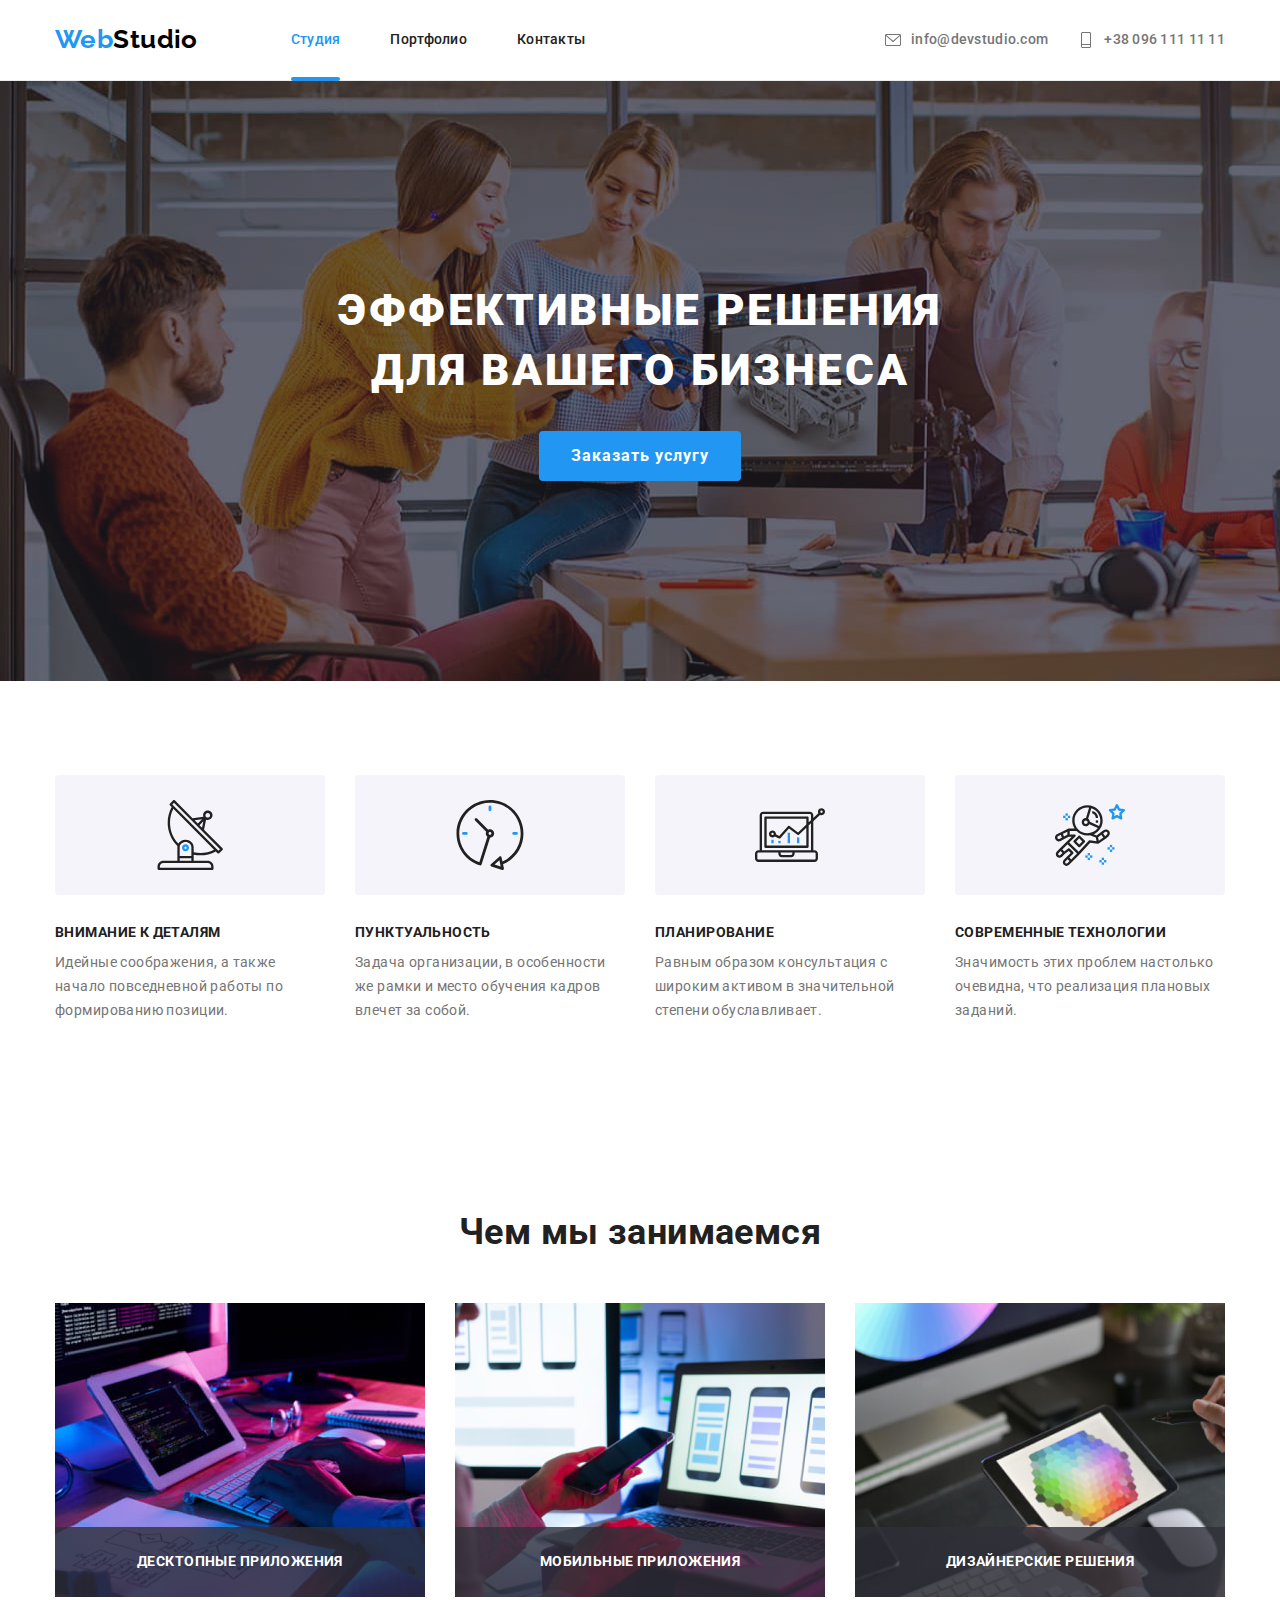
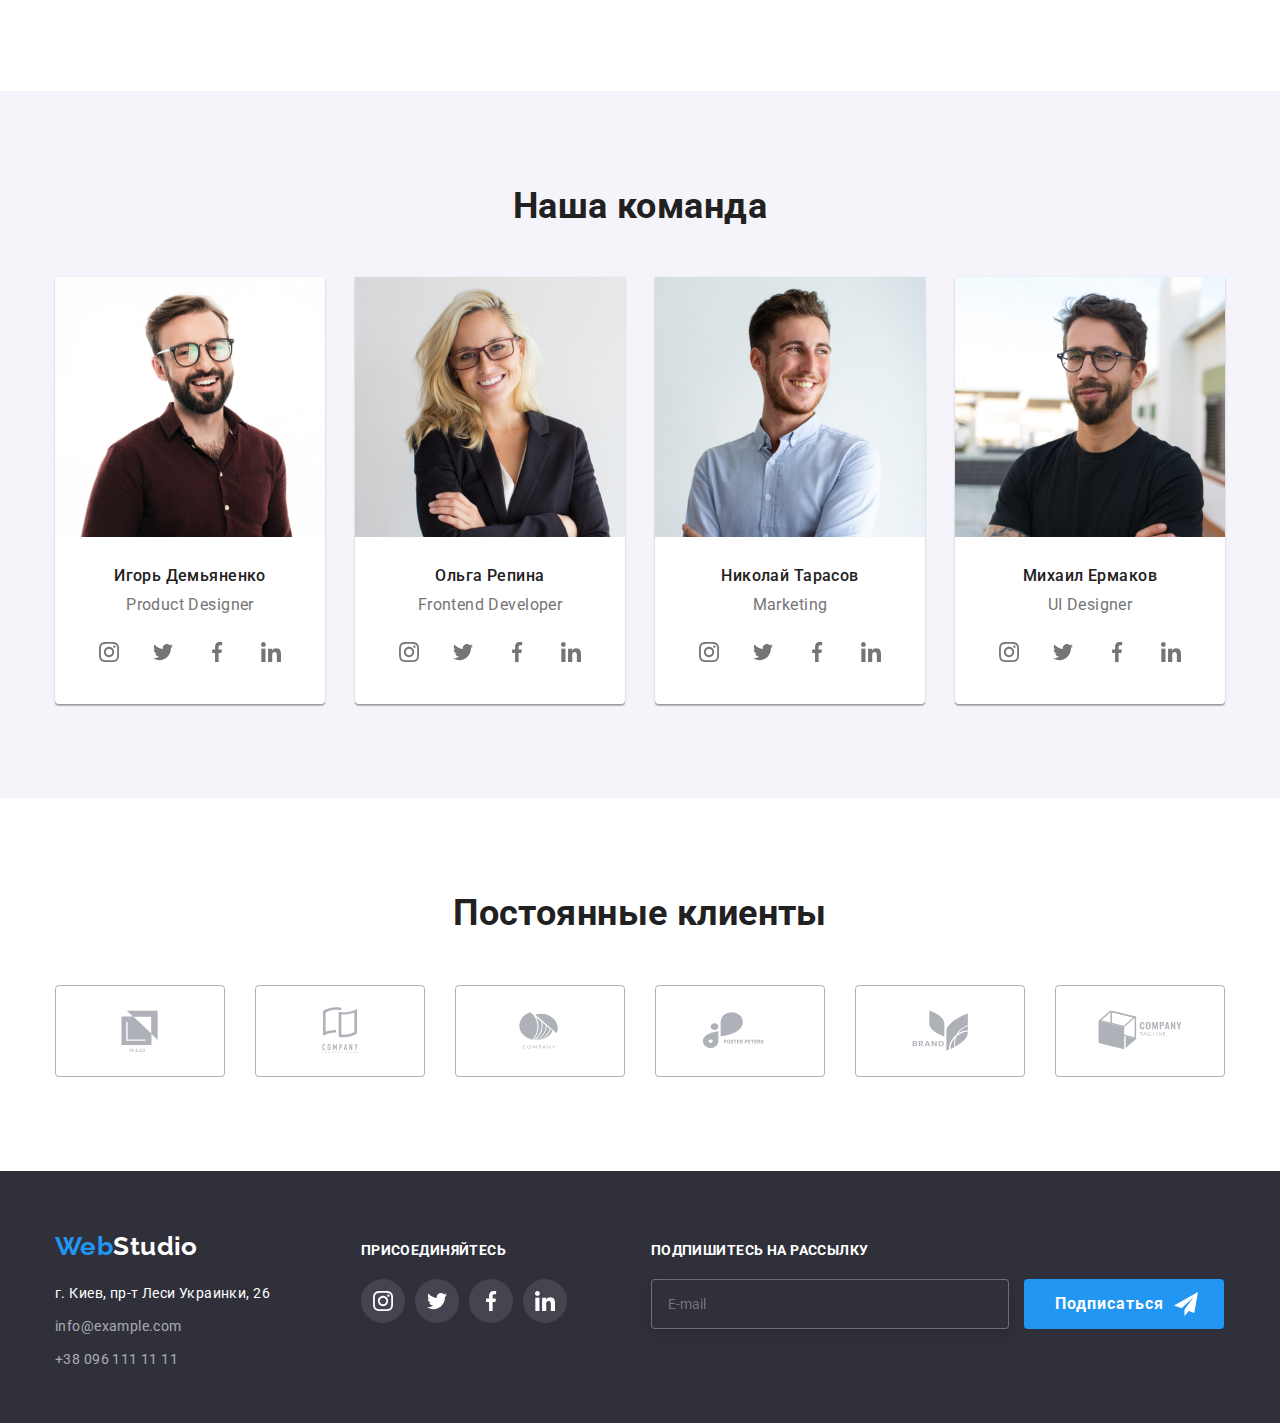
<file: index.html>
<!DOCTYPE html>
<html lang="ru">
	<head>
		<meta charset="UTF-8" />
		<meta http-equiv="X-UA-Compatible" content="IE=edge" />
		<meta name="viewport" content="width=device-width, initial-scale=1.0" />
		<title>Web Studio</title>
		<link rel="preconnect" href="https://fonts.googleapis.com" />
		<link rel="preconnect" href="https://fonts.gstatic.com" crossorigin />
		<link
			href="https://fonts.googleapis.com/css2?family=Raleway:wght@700&family=Roboto:wght@400;500;700;900&display=swap"
			rel="stylesheet"
		/>
		<link
			rel="stylesheet"
			href="https://cdnjs.cloudflare.com/ajax/libs/modern-normalize/1.1.0/modern-normalize.min.css"
		/>

		<link rel="stylesheet" href="./css/main.min.css" />
	</head>

	<body>
		<!--!шапка сайта-->
		<header class="header">
			<div class="container">
				<div class="header__flex-container">
					<nav class="header__site-nav">
						<a class="logo" href="./index.html"
							>Web<span class="logo__text">Studio</span></a
						>
						<ul class="header__list">
							<li class="header__item">
								<a class="header__link header__link--current" href="">Студия</a>
							</li>
							<li class="header__item">
								<a class="header__link" href="./portfolio.html">Портфолио</a>
							</li>
							<li class="header__item">
								<a class="header__link" href="">Контакты</a>
							</li>
						</ul>
					</nav>

					<div class="auth-nav">
						<ul class="auth-nav__list">
							<li class="auth-nav__item">
								<a class="auth-nav__link" href="emailto:info@devstudio.com">
									<svg class="auth-nav__icon">
										<use href="./images/sprite.svg#mail"></use></svg
									>info@devstudio.com
								</a>
							</li>
							<li class="auth-nav__item">
								<a class="auth-nav__link" href="tel:+380961111111">
									<svg class="auth-nav__icon">
										<use href="./images/sprite.svg#tel"></use>
									</svg>
									+38 096 111 11 11</a
								>
							</li>
						</ul>
					</div>
				</div>
			</div>
		</header>
		<main>
			<!--! Герой -->

			<section class="hero">
				<div class="container">
					<h1 class="hero__title">Эффективные решения для вашего бизнеса</h1>
					<button class="button button--hero" data-modal-open>
						Заказать услугу
					</button>
				</div>
			</section>

			<!--! Преймушества benefits-->
			<section class="section benefits">
				<div class="container">
					<h2 hidden>Преймушества</h2>

					<ul class="benefits__list">
						<li class="benefits__item">
							<div class="benefits__container-icon">
								<svg class="benefits__icon">
									<use href="./images/sprite.svg#antenna"></use>
								</svg>
							</div>

							<h3 class="benefits__title">Внимание к деталям</h3>
							<p>
								Идейные соображения, а также начало повседневной работы по
								формированию позиции.
							</p>
						</li>
						<li class="benefits__item">
							<div class="benefits__container-icon">
								<svg class="benefits__icon">
									<use href="./images/sprite.svg#clock"></use>
								</svg>
							</div>

							<h3 class="benefits__title">Пунктуальность</h3>
							<p>
								Задача организации, в особенности же рамки и место обучения
								кадров влечет за собой.
							</p>
						</li>
						<li class="benefits__item">
							<div class="benefits__container-icon">
								<svg class="benefits__icon">
									<use href="./images/sprite.svg#diagram"></use>
								</svg>
							</div>

							<h3 class="benefits__title">Планирование</h3>
							<p>
								Равным образом консультация с широким активом в значительной
								степени обуславливает.
							</p>
						</li>
						<li class="benefits__item">
							<div class="benefits__container-icon">
								<svg class="benefits__icon">
									<use href="./images/sprite.svg#astronaut"></use>
								</svg>
							</div>

							<h3 class="benefits__title">Современные технологии</h3>
							<p>
								Значимость этих проблем настолько очевидна, что реализация
								плановых заданий.
							</p>
						</li>
					</ul>
				</div>
			</section>
			<!--! Чем занимаемся-->
			<section class="section work">
				<div class="container">
					<h2 class="section__title">Чем мы занимаемся</h2>
					<ul class="work__list">
						<li class="work__item">
							<div class="work__product-thumb">
								<img
									src="./images/work-1.jpg"
									alt="верстка, дизайн, внешнее оформление"
									width="370"
									height="294"
								/>
								<p class="work__text">Десктопные приложения</p>
							</div>
						</li>
						<li class="work__item">
							<div class="work__product-thumb">
								<img
									src="./images/work-2.jpg"
									alt="Разработка моб. приложений"
									width="370"
									height="294"
								/>
								<p class="work__text">Мобильные приложения</p>
							</div>
						</li>
						<li class="work__item">
							<div class="work__product-thumb">
								<img
									src="./images/work-3.jpg"
									alt="выбор цвета на планшете"
									width="370"
									height="294"
								/>
								<p class="work__text">Дизайнерские решения</p>
							</div>
						</li>
					</ul>
				</div>
			</section>
			<!--! Kоманда-->
			<section class="section team">
				<div class="container">
					<h2 class="section__title">Наша команда</h2>
					<ul class="team__list">
						<li class="team__item">
							<img
								src="./images/taem-ihor.jpg"
								alt="Игорь Демьяненко"
								width="270"
								height="260"
							/>
							<div class="team__card">
								<h3 class="team__title">Игорь Демьяненко</h3>
								<p class="team__text" lang="en">Product Designer</p>
								<ul class="social-network">
									<li class="social-network__item">
										<a href="" class="social-network__link">
											<svg class="social-network__icon">
												<use
													href="./images/sprite.svg#instagram"
													width="20"
													height="20"
												></use>
											</svg>
										</a>
									</li>
									<li class="social-network__item">
										<a href="" class="social-network__link">
											<svg class="social-network__icon">
												<use href="./images/sprite.svg#twitter"></use>
											</svg>
										</a>
									</li>
									<li class="social-network__item">
										<a href="" class="social-network__link">
											<svg class="social-network__icon">
												<use href="./images/sprite.svg#facebook"></use>
											</svg>
										</a>
									</li>
									<li class="social-network__item">
										<a href="" class="social-network__link">
											<svg class="social-network__icon">
												<use href="./images/sprite.svg#linkedin"></use>
											</svg>
										</a>
									</li>
								</ul>
							</div>
						</li>
						<li class="team__item">
							<img
								src="./images/team-ola.jpg"
								alt="Ольга Репина"
								width="270"
								height="260"
							/>
							<div class="team__card">
								<h3 class="team__title">Ольга Репина</h3>
								<p class="team__text" lang="en">Frontend Developer</p>
								<ul class="social-network">
									<li class="social-network__item">
										<a href="" class="social-network__link">
											<svg class="social-network__icon">
												<use href="./images/sprite.svg#instagram"></use>
											</svg>
										</a>
									</li>
									<li class="social-network__item">
										<a href="" class="social-network__link">
											<svg class="social-network__icon">
												<use href="./images/sprite.svg#twitter"></use>
											</svg>
										</a>
									</li>
									<li class="social-network__item">
										<a href="" class="social-network__link">
											<svg class="social-network__icon">
												<use href="./images/sprite.svg#facebook"></use>
											</svg>
										</a>
									</li>
									<li class="social-network__item">
										<a href="" class="social-network__link">
											<svg class="social-network__icon">
												<use href="./images/sprite.svg#linkedin"></use>
											</svg>
										</a>
									</li>
								</ul>
							</div>
						</li>
						<li class="team__item">
							<img
								src="./images/team-niko.jpg"
								alt="Николай Тарасов"
								width="270"
								height="260"
							/>
							<div class="team__card">
								<h3 class="team__title">Николай Тарасов</h3>
								<p class="team__text" lang="en">Marketing</p>
								<ul class="social-network">
									<li class="social-network__item">
										<a href="" class="social-network__link">
											<svg class="social-network__icon">
												<use
													href="./images/sprite.svg#instagram"
													width="20"
													height="20"
												></use>
											</svg>
										</a>
									</li>
									<li class="social-network__item">
										<a href="" class="social-network__link">
											<svg class="social-network__icon">
												<use href="./images/sprite.svg#twitter"></use>
											</svg>
										</a>
									</li>
									<li class="social-network__item">
										<a href="" class="social-network__link">
											<svg class="social-network__icon">
												<use href="./images/sprite.svg#facebook"></use>
											</svg>
										</a>
									</li>
									<li class="social-network__item">
										<a href="" class="social-network__link">
											<svg class="social-network__icon">
												<use href="./images/sprite.svg#linkedin"></use>
											</svg>
										</a>
									</li>
								</ul>
							</div>
						</li>
						<li class="team__item">
							<img
								src="./images/team-misha.jpg"
								alt="Михаил Ермаков"
								width="270"
								height="260"
							/>
							<div class="team__card">
								<h3 class="team__title">Михаил Ермаков</h3>
								<p class="team__text" lang="en">UI Designer</p>
								<ul class="social-network">
									<li class="social-network__item">
										<a href="" class="social-network__link">
											<svg class="social-network__icon">
												<use
													href="./images/sprite.svg#instagram"
													width="20"
													height="20"
												></use>
											</svg>
										</a>
									</li>
									<li class="social-network__item">
										<a href="" class="social-network__link">
											<svg class="social-network__icon">
												<use href="./images/sprite.svg#twitter"></use>
											</svg>
										</a>
									</li>
									<li class="social-network__item">
										<a href="" class="social-network__link">
											<svg class="social-network__icon">
												<use href="./images/sprite.svg#facebook"></use>
											</svg>
										</a>
									</li>
									<li class="social-network__item">
										<a href="" class="social-network__link">
											<svg class="social-network__icon">
												<use href="./images/sprite.svg#linkedin"></use>
											</svg>
										</a>
									</li>
								</ul>
							</div>
						</li>
					</ul>
				</div>
			</section>
			<!--! Клиенты -->
			<section class="section clients">
				<div class="container">
					<h2 class="section__title">Постоянные клиенты</h2>
					<ul class="clients__list">
						<li class="clients__item">
							<a href="" class="clients__link">
								<svg class="clients__icon">
									<use href="./images/sprite.svg#client1"></use></svg
							></a>
						</li>
						<li class="clients__item">
							<a href="" class="clients__link">
								<svg class="clients__icon">
									<use href="./images/sprite.svg#сlient2"></use></svg
							></a>
						</li>
						<li class="clients__item">
							<a href="" class="clients__link">
								<svg class="clients__icon">
									<use href="./images/sprite.svg#client3"></use>
								</svg>
							</a>
						</li>
						<li class="clients__item">
							<a href="" class="clients__link">
								<svg class="clients__icon">
									<use href="./images/sprite.svg#client4"></use>
								</svg>
							</a>
						</li>
						<li class="clients__item">
							<a href="" class="clients__link">
								<svg class="clients__icon">
									<use href="./images/sprite.svg#client5"></use></svg
							></a>
						</li>
						<li class="clients__item">
							<a href="" class="clients__link">
								<svg class="clients__icon">
									<use href="./images/sprite.svg#client6"></use></svg
							></a>
						</li>
					</ul>
				</div>
			</section>
		</main>
		<!--! Подвал сайта -->
		<footer class="footer">
			<div class="container">
				<div class="footer__flex-container">
					<div class="footer__logo-address">
						<a class="logo" href="./index.html"
							>Web<span class="logo__text logo__text--color">Studio</span></a
						>
						<address class="footer__address">
							<ul class="footer__list">
								<li class="footer__item">
									<a
										class="footer__link footer__link--color-text"
										href="https://goo.gl/maps/qnMu7uc59vrPXKZr5"
										>г. Киев, пр-т Леси Украинки, 26
									</a>
								</li>
								<li class="footer__item">
									<a class="footer__link" href="mailto:info@devstudio.com">
										info@example.com</a
									>
								</li>
								<li class="footer__item">
									<a class="footer__link" href="tel:+380961111111"
										>+38 096 111 11 11</a
									>
								</li>
							</ul>
						</address>
					</div>

					<div class="footer__social">
						<h2 class="footer__title">присоединяйтесь</h2>
						<ul class="social-network">
							<li class="social-network__item">
								<a
									href=""
									class="social-network__link social-network__link--bgc"
								>
									<svg class="social-network__icon social-network__icon--color">
										<use
											href="./images/sprite.svg#instagram"
											width="20"
											height="20"
										></use>
									</svg>
								</a>
							</li>
							<li class="social-network__item">
								<a
									href=""
									class="social-network__link social-network__link--bgc"
								>
									<svg class="social-network__icon social-network__icon--color">
										<use href="./images/sprite.svg#twitter"></use>
									</svg>
								</a>
							</li>
							<li class="social-network__item">
								<a
									href=""
									class="social-network__link social-network__link--bgc"
								>
									<svg class="social-network__icon social-network__icon--color">
										<use href="./images/sprite.svg#facebook"></use>
									</svg>
								</a>
							</li>
							<li class="social-network__item">
								<a
									href=""
									class="social-network__link social-network__link--bgc"
								>
									<svg class="social-network__icon social-network__icon--color">
										<use href="./images/sprite.svg#linkedin"></use>
									</svg>
								</a>
							</li>
						</ul>
					</div>

					<form class="footer__distribution">
						<h3 class="footer__title">Подпишитесь на рассылку</h3>

						<label>
							<input
								class="footer__email"
								name="emil"
								type="email"
								placeholder="E-mail"
							/>
						</label>
						<button type="submit" class="button button--position">
							Подписаться
						</button>
					</form>
				</div>
			</div>
		</footer>
		<!--! Modal -->
		<div class="backdrop is-hidden" data-modal>
			<div class="modal">
				<svg class="modal__icon" data-modal-close>
					<use href="./images/sprite.svg#close"></use>
				</svg>
				<h3 class="modal__title">Оставьте свои данные, мы вам перезвоним</h3>
				<form class="modal__conteiner">
					<p class="modal__text">Имя</p>
					<label class="modal__label">
						<input name="name" class="modal__input" type="text" />
						<svg class="modal__icons" width="12" height="12">
							<use href="./images/sprite.svg#person"></use>
						</svg>
					</label>

					<p class="modal__text">Телефон</p>
					<label class="modal__label">
						<input name="tel" class="modal__input" type="tel" />
						<svg class="modal__icons" width="18" height="18">
							<use href="./images/sprite.svg#phone"></use>
						</svg>
					</label>

					<p class="modal__text">Почта</p>
					<label class="modal__label">
						<input name="email" class="modal__input" type="email" />
						<svg class="modal__icons" width="16" height="16">
							<use href="./images/sprite.svg#email-black"></use>
						</svg>
					</label>

					<p class="modal__text">Комментарий</p>
					<label class="modal__label">
						<textarea
							class="modal__comment"
							name="comment"
							rows="10"
							placeholder="Введите текст"
						></textarea>
					</label>

					<label class="modal__check">
						<input
							type="checkbox"
							name="check"
							class="visually-hidden icon-box"
						/>
						<span class="modal__icon-check"></span>
						Соглашаюсь с рассылкой и принимаю &nbsp
						<a href="index.html" class="modal__checkbox-link">
							Условия договора
						</a>
					</label>

					<button type="submit" class="button button--form">Отправить</button>
				</form>
			</div>
		</div>
		<!-- ! Script -->
		<script src="./js/modal.js"></script>
	</body>
</html>
</file>
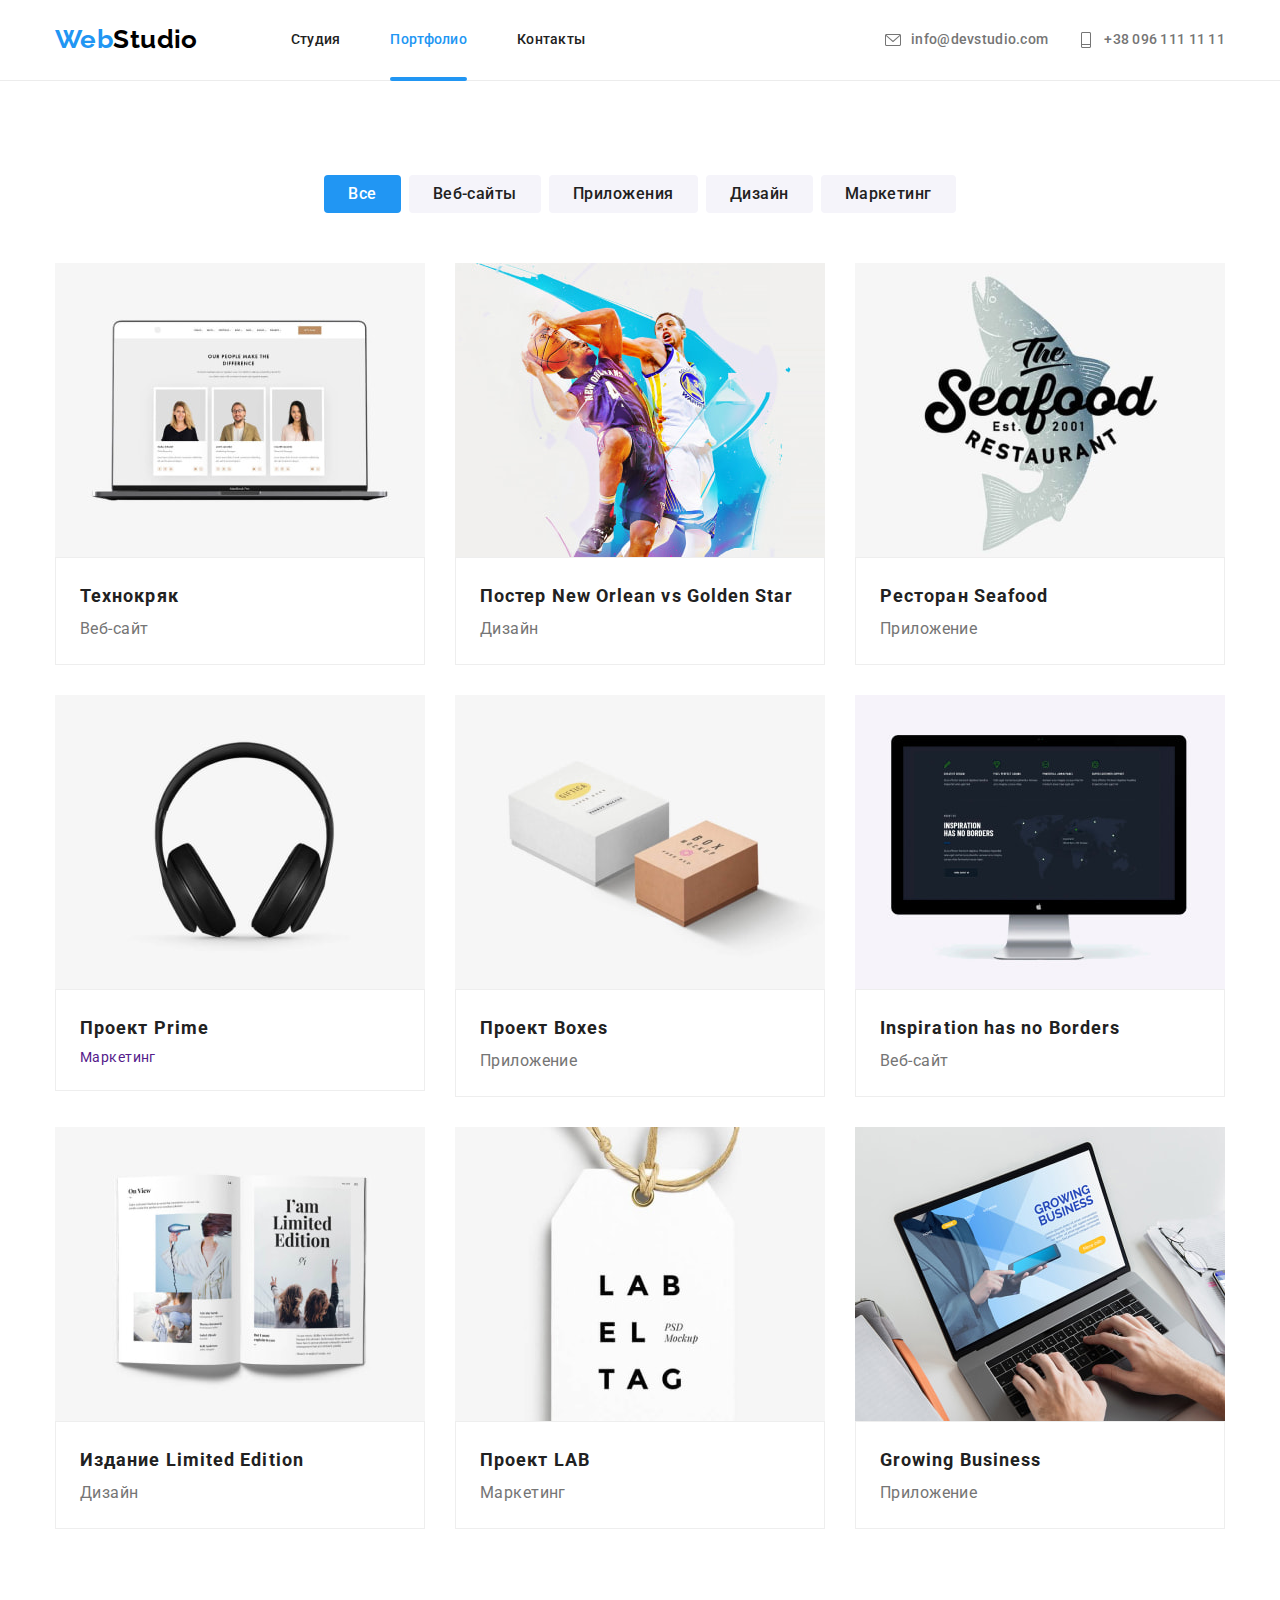
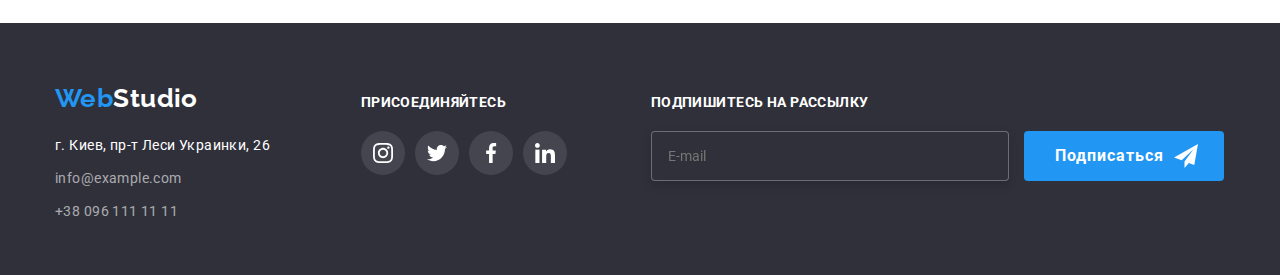
<file: portfolio.html>
<!DOCTYPE html>
<html lang="ru">
	<head>
		<meta charset="UTF-8" />
		<meta http-equiv="X-UA-Compatible" content="IE=edge" />
		<meta name="viewport" content="width=device-width, initial-scale=1.0" />
		<title>Web Studio</title>
		<link rel="preconnect" href="https://fonts.googleapis.com" />
		<link rel="preconnect" href="https://fonts.gstatic.com" crossorigin />
		<link
			href="https://fonts.googleapis.com/css2?family=Raleway:wght@700&family=Roboto:wght@400;500;700;900&display=swap"
			rel="stylesheet"
		/>
		<link
			rel="stylesheet"
			href="https://cdnjs.cloudflare.com/ajax/libs/modern-normalize/1.1.0/modern-normalize.min.css"
		/>

		<link rel="stylesheet" href="./css/main.min.css" />
	</head>

	<body>
		<!--!шапка сайта-->
		<header class="header">
			<div class="container">
				<div class="header__flex-container">
					<nav class="header__site-nav">
						<a class="logo" href="./index.html"
							>Web<span class="logo__text">Studio</span></a
						>
						<ul class="header__list">
							<li class="header__item">
								<a class="header__link" href="./index.html">Студия</a>
							</li>
							<li class="header__item">
								<a
									class="header__link header__link--current"
									href="./portfolio.html"
									>Портфолио</a
								>
							</li>
							<li class="header__item">
								<a class="header__link" href="">Контакты</a>
							</li>
						</ul>
					</nav>

					<div class="auth-nav">
						<ul class="auth-nav__list">
							<li class="auth-nav__item">
								<a class="auth-nav__link" href="emailto:info@devstudio.com">
									<svg class="auth-nav__icon">
										<use href="./images/sprite.svg#mail"></use></svg
									>info@devstudio.com
								</a>
							</li>
							<li class="auth-nav__item">
								<a class="auth-nav__link" href="tel:+380961111111">
									<svg class="auth-nav__icon">
										<use href="./images/sprite.svg#tel"></use>
									</svg>
									+38 096 111 11 11</a
								>
							</li>
						</ul>
					</div>
				</div>
			</div>
		</header>
		<main>
			<section class="section portfolio">
				<div class="container">
					<h1 class="visually-hidden">Примеры работ студии</h1>
					<!-- кнопки -->
					<ul class="list-btn">
						<li class="list-btn__item">
							<button type="button" class="btn btn--current">Все</button>
						</li>
						<li class="list-btn__item">
							<button type="button" class="btn">Веб-сайты</button>
						</li>
						<li class="list-btn__item">
							<button type="button" class="btn">Приложения</button>
						</li>
						<li class="list-btn__item">
							<button type="button" class="btn">Дизайн</button>
						</li>
						<li class="list-btn__item">
							<button type="button" class="btn">Маркетинг</button>
						</li>
					</ul>
					<!-- Карточки портфолио -->
					<ul class="portfolio__card-list">
						<li class="portfolio__item">
							<a class="portfolio__link" href="">
								<div class="portfolio__card-thumb">
									<img
										src="./images/portfolio/port-1.jpg"
										alt="Веб-сайт"
										height="294"
										width="370"
									/>
									<p class="portfolio__card-text">
										Ресурс предлагает комплексные предложения с разным уровнем
										функционала и сервисов. Все это позволит посетителю получить
										исчерпывающие сведения о компании или частном лице.
									</p>
								</div>
								<div class="portfolio__card-content">
									<h2 class="portfolio__title">Технокряк</h2>
									<p class="portfolio__text">Веб-сайт</p>
								</div>
							</a>
						</li>
						<li class="portfolio__item">
							<a class="portfolio__link" href="">
								<div class="portfolio__card-thumb">
									<img
										src="./images/portfolio/port-2.jpg"
										alt="Постер New Orlean vs
							Golden Star"
										height="294"
										width="370"
									/>
									<p class="portfolio__card-text">
										Ресурс предлагает комплексные предложения с разным уровнем
										функционала и сервисов. Все это позволит посетителю получить
										исчерпывающие сведения о компании или частном лице.
									</p>
								</div>
								<div class="portfolio__card-content">
									<h2 class="portfolio__title">
										Постер New Orlean vs Golden Star
									</h2>
									<p class="portfolio__text">Дизайн</p>
								</div>
							</a>
						</li>
						<li class="portfolio__item">
							<a class="portfolio__link" href="">
								<div class="portfolio__card-thumb">
									<img
										src="./images/portfolio/port-3.jpg"
										alt="Приложение Ресторан
							Seafood"
										height="294"
										width="370"
									/>
									<p class="portfolio__card-text">
										Ресурс предлагает комплексные предложения с разным уровнем
										функционала и сервисов. Все это позволит посетителю получить
										исчерпывающие сведения о компании или частном лице.
									</p>
								</div>
								<div class="portfolio__card-content">
									<h2 class="portfolio__title">Ресторан Seafood</h2>
									<p class="portfolio__text">Приложение</p>
								</div>
							</a>
						</li>
						<li class="portfolio__item">
							<a class="portfolio__link" href="">
								<div class="portfolio__card-thumb">
									<img
										src="./images/portfolio/port-4.jpg"
										alt="Проект Prime"
										height="294"
										width="370"
									/>
									<p class="portfolio__card-text">
										Ресурс предлагает комплексные предложения с разным уровнем
										функционала и сервисов. Все это позволит посетителю получить
										исчерпывающие сведения о компании или частном лице.
									</p>
								</div>
								<div class="portfolio__card-content">
									<h2 class="portfolio__title">Проект Prime</h2>
									<p class="portfoli__text">Маркетинг</p>
								</div>
							</a>
						</li>
						<li class="portfolio__item">
							<a class="portfolio__link" href="">
								<div class="portfolio__card-thumb">
									<img
										src="./images/portfolio/port-5.jpg"
										alt="Проект Boxes"
										height="294"
										width="370"
									/>
									<p class="portfolio__card-text">
										Ресурс предлагает комплексные предложения с разным уровнем
										функционала и сервисов. Все это позволит посетителю получить
										исчерпывающие сведения о компании или частном лице.
									</p>
								</div>

								<div class="portfolio__card-content">
									<h2 class="portfolio__title">Проект Boxes</h2>
									<p class="portfolio__text">Приложение</p>
								</div>
							</a>
						</li>
						<li class="portfolio__item">
							<a class="portfolio__link" href="">
								<div class="portfolio__card-thumb">
									<img
										src="./images/portfolio/port-6.jpg"
										alt="Inspiration has no
							Borders"
										height="294"
										width="370"
									/>
									<p class="portfolio__card-text">
										Ресурс предлагает комплексные предложения с разным уровнем
										функционала и сервисов. Все это позволит посетителю получить
										исчерпывающие сведения о компании или частном лице.
									</p>
								</div>

								<div class="portfolio__card-content">
									<h2 class="portfolio__title">Inspiration has no Borders</h2>
									<p class="portfolio__text">Веб-сайт</p>
								</div>
							</a>
						</li>
						<li class="portfolio__item">
							<a class="portfolio__link" href="">
								<div class="portfolio__card-thumb">
									<img
										src="./images/portfolio/port-7.jpg"
										alt="Издание Limited
							Edition"
										height="294"
										width="370"
									/>
									<p class="portfolio__card-text">
										Ресурс предлагает комплексные предложения с разным уровнем
										функционала и сервисов. Все это позволит посетителю получить
										исчерпывающие сведения о компании или частном лице.
									</p>
								</div>

								<div class="portfolio__card-content">
									<h2 class="portfolio__title">Издание Limited Edition</h2>
									<p class="portfolio__text">Дизайн</p>
								</div>
							</a>
						</li>
						<li class="portfolio__item">
							<a class="portfolio__link" href="">
								<div class="portfolio__card-thumb">
									<img
										src="./images/portfolio/port-8.jpg"
										alt="Проект LAB"
										height="294"
										width="370"
									/>
									<p class="portfolio__card-text">
										Ресурс предлагает комплексные предложения с разным уровнем
										функционала и сервисов. Все это позволит посетителю получить
										исчерпывающие сведения о компании или частном лице.
									</p>
								</div>

								<div class="portfolio__card-content">
									<h2 class="portfolio__title">Проект LAB</h2>
									<p class="portfolio__text">Маркетинг</p>
								</div>
							</a>
						</li>
						<li class="portfolio__item">
							<a class="portfolio__link" href="">
								<div class="portfolio__card-thumb">
									<img
										src="./images/portfolio/port-9.jpg"
										alt="Growing
									Business"
										height="294"
										width="370"
									/>
									<p class="portfolio__card-text">
										Ресурс предлагает комплексные предложения с разным уровнем
										функционала и сервисов. Все это позволит посетителю получить
										исчерпывающие сведения о компании или частном лице.
									</p>
								</div>

								<div class="portfolio__card-content">
									<h2 class="portfolio__title">Growing Business</h2>
									<p class="portfolio__text">Приложение</p>
								</div>
							</a>
						</li>
					</ul>
				</div>
			</section>
		</main>
		<!-- подвал сайта -->
		<!--! Подвал сайта -->
		<footer class="footer">
			<div class="container">
				<div class="footer__flex-container">
					<div class="footer__logo-address">
						<a class="logo" href="./index.html"
							>Web<span class="logo__text logo__text--color">Studio</span></a
						>
						<address class="footer__address">
							<ul class="footer__list">
								<li class="footer__item">
									<a
										class="footer__link footer__link--color-text"
										href="https://goo.gl/maps/qnMu7uc59vrPXKZr5"
										>г. Киев, пр-т Леси Украинки, 26
									</a>
								</li>
								<li class="footer__item">
									<a class="footer__link" href="mailto:info@devstudio.com">
										info@example.com</a
									>
								</li>
								<li class="footer__item">
									<a class="footer__link" href="tel:+380961111111"
										>+38 096 111 11 11</a
									>
								</li>
							</ul>
						</address>
					</div>

					<div class="footer__social">
						<h2 class="footer__title">присоединяйтесь</h2>
						<ul class="social-network">
							<li class="social-network__item">
								<a
									href=""
									class="social-network__link social-network__link--bgc"
								>
									<svg class="social-network__icon social-network__icon--color">
										<use
											href="./images/sprite.svg#instagram"
											width="20"
											height="20"
										></use>
									</svg>
								</a>
							</li>
							<li class="social-network__item">
								<a
									href=""
									class="social-network__link social-network__link--bgc"
								>
									<svg class="social-network__icon social-network__icon--color">
										<use href="./images/sprite.svg#twitter"></use>
									</svg>
								</a>
							</li>
							<li class="social-network__item">
								<a
									href=""
									class="social-network__link social-network__link--bgc"
								>
									<svg class="social-network__icon social-network__icon--color">
										<use href="./images/sprite.svg#facebook"></use>
									</svg>
								</a>
							</li>
							<li class="social-network__item">
								<a
									href=""
									class="social-network__link social-network__link--bgc"
								>
									<svg class="social-network__icon social-network__icon--color">
										<use href="./images/sprite.svg#linkedin"></use>
									</svg>
								</a>
							</li>
						</ul>
					</div>

					<form class="footer__distribution">
						<h3 class="footer__title">Подпишитесь на рассылку</h3>

						<label>
							<input
								class="footer__email"
								name="emil"
								type="email"
								placeholder="E-mail"
							/>
						</label>
						<button type="submit" class="button button--position">
							Подписаться
						</button>
					</form>
				</div>
			</div>
		</footer>
	</body>
</html>
</file>
<file: css/main.min.css>
:root{--anmation: 250ms cubic-bezier(0.4, 0, 0.2, 1);--primary-text-color: #757575;--title-text-color: #212121;--accent-color: #2196f3;--primary-white-color: #ffffff;--primary-bg-color: #f5f4fa;--bgc-color-section: #2f303a;--background-color-primary: #e5e5e5;--primary-black-color: #000000;--text-color-a-canal: rgba(255, 255, 255, 0.6);--card-set-gap: 30px}.visually-hidden{position:absolute;white-space:nowrap;width:1px;height:1px;overflow:hidden;border:0;padding:0;clip:rect(0 0 0 0);-webkit-clip-path:inset(50%);clip-path:inset(50%);margin:-1px}h1,h2,h3,p{margin:0;padding:0}ol,ul{list-style:none;padding:0;margin:0}body{color:var(--primary-text-color);background-color:var(--primary-white-color);font-family:Roboto, sans-serif;letter-spacing:0.03em;font-size:14px;line-height:1.71;font-weight:400}img{display:block}.section{padding-top:94px;padding-bottom:94px}.section__title{margin-bottom:50px;font-weight:700;font-size:36px;line-height:1.17;text-align:center;color:var(--title-text-color)}.container{width:1200px;padding-left:15px;padding-right:15px;margin-right:auto;margin-left:auto}.button{display:inline-block;min-width:200px;min-height:50px;font-weight:700;font-size:16px;line-height:1.88;letter-spacing:0.06em;cursor:pointer;border-radius:4px;border:none;background:var(--accent-color);color:var(--primary-white-color);-webkit-transition:background-color var(--anmation),color var(--anmation);transition:background-color var(--anmation),color var(--anmation)}.button:hover,.button:focus{background:#188ce8;-webkit-box-shadow:0px 4px 4px rgba(0,0,0,0.15);box-shadow:0px 4px 4px rgba(0,0,0,0.15)}.button--hero{padding:10px 32px}.btn{padding:6px 24px;font-weight:500;font-size:16px;line-height:1.62;letter-spacing:0.03em;color:var(--title-text-color);background:var(--primary-bg-color);border-radius:4px;border:none;-webkit-transition:color var(--anmation),background-color var(--anmation);transition:color var(--anmation),background-color var(--anmation)}.btn:hover,.btn:focus{color:var(--primary-white-color);background-color:var(--accent-color);-webkit-box-shadow:0px 3px 1px rgba(0,0,0,0.1),0px 1px 2px rgba(0,0,0,0.08),0px 2px 2px rgba(0,0,0,0.12);box-shadow:0px 3px 1px rgba(0,0,0,0.1),0px 1px 2px rgba(0,0,0,0.08),0px 2px 2px rgba(0,0,0,0.12)}.btn--current{background-color:var(--accent-color);color:var(--primary-white-color)}.list-btn{-webkit-box-pack:center;-ms-flex-pack:center;justify-content:center;display:-webkit-box;display:-ms-flexbox;display:flex}.list-btn__item:not(:last-child){margin-right:8px}.button--position{position:relative;padding:0;padding-right:30px}.button--position::after{content:' ';width:24px;height:24px;top:13px;position:absolute;margin-left:10px;background-image:url(../images/telegram.svg)}.button--form{display:block;margin-top:var(--card-set-gap);margin-right:auto;margin-left:auto}.social-network{display:-webkit-box;display:-ms-flexbox;display:flex;-webkit-box-pack:center;-ms-flex-pack:center;justify-content:center}.social-network__icon{display:block;width:20px;height:20px;fill:currentColor}.social-network__icon--color{fill:var(--primary-white-color)}.social-network__item{border-radius:50%;-webkit-transition:background-color var(--anmation);transition:background-color var(--anmation)}.social-network__item:hover,.social-network__item:focus{background-color:var(--accent-color)}.social-network__item:not(:last-child){margin-right:10px}.social-network__link{display:-webkit-box;display:-ms-flexbox;display:flex;color:var(--primary-text-color);width:44px;height:44px;-webkit-box-pack:center;-ms-flex-pack:center;justify-content:center;-webkit-box-align:center;-ms-flex-align:center;align-items:center;-webkit-transition:color var(--anmation);transition:color var(--anmation)}.social-network__link:hover,.social-network__link:focus{color:var(--primary-white-color)}.social-network__link--bgc{background-color:rgba(255,255,255,0.1);border-radius:50%;-webkit-transition:background-color var(--accent-color);transition:background-color var(--accent-color)}.logo{display:-webkit-box;display:-ms-flexbox;display:flex;-webkit-box-align:center;-ms-flex-align:center;align-items:center;margin-right:93px;color:var(--accent-color);font-family:Raleway, sans-serif;font-weight:700;font-size:26px;line-height:1.2;text-decoration:none}.logo__text{color:var(--primary-black-color)}.logo__text--color{color:var(--primary-white-color)}.backdrop{position:fixed;top:0;left:0;width:100%;height:100%;background:rgba(0,0,0,0.2);opacity:1;-webkit-transition:opacity var(--anmation);transition:opacity var(--anmation)}.backdrop.is-hidden{opacity:0;pointer-events:none}.backdrop.is-hidden .modal{-webkit-transform:scale(0.9) translate(-50%, -50%);transform:scale(0.9) translate(-50%, -50%)}.modal{position:absolute;top:50%;left:50%;-webkit-transform:scale(1) translate(-50%, -50%);transform:scale(1) translate(-50%, -50%);-webkit-transition:-webkit-transform var(--anmation);transition:-webkit-transform var(--anmation);transition:transform var(--anmation);transition:transform var(--anmation), -webkit-transform var(--anmation);min-width:528px;min-height:581px;background-color:var(--primary-white-color);-webkit-box-shadow:0px 1px 3px rgba(0,0,0,0.12),0px 1px 1px rgba(0,0,0,0.14),0px 2px 1px rgba(0,0,0,0.2);box-shadow:0px 1px 3px rgba(0,0,0,0.12),0px 1px 1px rgba(0,0,0,0.14),0px 2px 1px rgba(0,0,0,0.2);border-radius:4px}.modal__icon{position:absolute;top:8px;right:8px;width:30px;height:30px;cursor:pointer;fill:currentColor;color:var(--primary-black-color)}.modal__icon:hover,.modal__icon:hover{fill:var(--accent-color)}.modal__title{margin:40px;margin-bottom:var(--card-set-gap);font-weight:700;font-size:20px;line-height:1.1;text-align:center;color:var(--title-text-color)}.modal__conteiner{margin:40px}.modal__text{margin-bottom:4px;font-size:12px;line-height:1.1;letter-spacing:0.01em}.modal__label{position:relative}.modal__input{padding-left:42px;width:448px;height:40px;margin-bottom:10px;border:1px solid rgba(33,33,33,0.2);border-radius:4px;outline:none;-webkit-transition:border var(--anmation);transition:border var(--anmation)}.modal__input:focus,.modal__input:hover{border:1px solid var(--accent-color)}.modal__icons{position:absolute;top:50%;left:12px;-webkit-transform:translateY(-50%);transform:translateY(-50%);-webkit-transition:fill var(--anmation);transition:fill var(--anmation)}.modal__input:hover+.modal__icons,.modal__input:focus+.modal__icons{fill:var(--accent-color)}.modal__icons:hover{fill:var(--accent-color)}.modal__comment{resize:none;width:448px;height:120px;padding:12px 16px;overflow:auto;outline:none;border:1px solid rgba(33,33,33,0.2);border-radius:4px}.modal__comment:hover,.modal__comment:focus{border:1px solid var(--accent-color)}.modal__check{display:-webkit-box;display:-ms-flexbox;display:flex;-webkit-box-pack:center;-ms-flex-pack:center;justify-content:center;-webkit-box-align:center;-ms-flex-align:center;align-items:center;margin-top:20px;font-size:14px;line-height:1.7}.modal__checkbox-link{color:var(--accent-color)}.modal__icon-check{display:inline-block;margin-right:8px;width:16px;height:15px;border:2px solid var(--title-text-color);border-radius:2px}.icon-box:checked+.modal__icon-check{background-color:var(--accent-color);background-image:url(../images/c.svg);background-repeat:no-repeat;background-position:center;border:transparent}.header{border-bottom:1px solid #ececec}.header__flex-container{display:-webkit-box;display:-ms-flexbox;display:flex}.auth-nav{margin-left:auto}.auth-nav__list{display:-webkit-box;display:-ms-flexbox;display:flex}.auth-nav__item:not(:last-child){margin-right:30px}.auth-nav__link{display:-webkit-box;display:-ms-flexbox;display:flex;padding-top:32px;padding-bottom:32px;color:var(--primary-text-color);font-weight:500;line-height:1.14;letter-spacing:0.02em;text-decoration:none;-webkit-transition:color var(--anmation);transition:color var(--anmation)}.auth-nav__link:hover,.auth-nav__link:focus{color:var(--accent-color)}.auth-nav__icon{display:block;fill:currentcolor;height:16px;width:16px;-webkit-box-pack:center;-ms-flex-pack:center;justify-content:center;margin-right:10px}.auth-nav__icon:hover,.auth-nav__icon:focus{fill:var(--accent-color)}.header__site-nav{display:-webkit-box;display:-ms-flexbox;display:flex}.header__list{display:-webkit-box;display:-ms-flexbox;display:flex;-webkit-box-align:center;-ms-flex-align:center;align-items:center}.header__item:not(:last-child){margin-right:50px}.header__link{display:block;padding-top:32px;padding-bottom:32px;color:var(--title-text-color);font-weight:500;line-height:1.14;letter-spacing:0.02em;text-decoration:none;-webkit-transition:color var(--anmation);transition:color var(--anmation)}.header__link:hover,.header__link:focus{color:var(--accent-color)}.header__link--current{color:var(--accent-color)}.header__link--current{position:relative}.header__link--current::after{content:' ';position:absolute;bottom:-1px;left:0;width:100%;height:4px;border-radius:4px;background-color:var(--accent-color)}.hero__title{max-width:650px;margin:auto;margin-bottom:30px;color:var(--primary-white-color);font-weight:900;font-size:44px;line-height:1.36;text-transform:uppercase;letter-spacing:0.06em}.hero{max-width:1600px;margin-left:auto;margin-right:auto;padding:200px 0;background-color:var(--bgc-color-section);text-align:center;background-image:-webkit-gradient(linear, left top, left bottom, from(rgba(47,48,58,0.4)), to(rgba(47,48,58,0.4))),url(../images/backgroundImg.jpg);background-image:linear-gradient(rgba(47,48,58,0.4), rgba(47,48,58,0.4)),url(../images/backgroundImg.jpg)}.benefits__list{-ms-flex-wrap:wrap;flex-wrap:wrap;display:-webkit-box;display:-ms-flexbox;display:flex}.benefits__item{width:270px;margin-right:30px}.benefits__item:last-child{margin-right:0}.benefits__container-icon{display:-webkit-box;display:-ms-flexbox;display:flex;-webkit-box-pack:center;-ms-flex-pack:center;justify-content:center;-webkit-box-align:center;-ms-flex-align:center;align-items:center;width:270px;height:120px;margin-bottom:30px;border-radius:4px;background-color:var(--primary-bg-color)}.benefits__icon{width:70px;height:70px}.benefits__title{margin-bottom:10px;font-weight:700;font-size:14px;line-height:1.14;text-transform:uppercase;color:var(--title-text-color)}.work__list{display:-webkit-box;display:-ms-flexbox;display:flex}.work__item:not(:last-child){margin-right:30px}.work__product-thumb{position:relative}.work__text{position:absolute;width:370px;padding-top:27px;padding-bottom:27px;bottom:0;text-align:center;font-weight:700;line-height:1.14;text-transform:uppercase;background:rgba(47,48,58,0.8);color:var(--primary-white-color)}.team{background:var(--primary-bg-color)}.team__list{display:-webkit-box;display:-ms-flexbox;display:flex}.team__item{margin-right:30px;-webkit-box-shadow:0px 1px 3px rgba(0,0,0,0.12),0px 1px 1px rgba(0,0,0,0.14),0px 2px 1px rgba(0,0,0,0.2);box-shadow:0px 1px 3px rgba(0,0,0,0.12),0px 1px 1px rgba(0,0,0,0.14),0px 2px 1px rgba(0,0,0,0.2);border-radius:0px 0px 4px 4px;background-color:var(--primary-white-color);text-align:center}.team__item:last-child{margin-right:0}.team__card{padding-bottom:30px;padding-top:30px}.team__title{margin-bottom:10px;font-weight:500;font-size:16px;line-height:1.18;text-align:center;color:var(--title-text-color)}.team__text{margin-bottom:16px;font-size:16px;line-height:1.18}.clients__list{display:-webkit-box;display:-ms-flexbox;display:flex}.clients__item{display:-webkit-box;display:-ms-flexbox;display:flex;-webkit-box-pack:center;-ms-flex-pack:center;justify-content:center;-webkit-box-align:center;-ms-flex-align:center;align-items:center;width:100%;height:100%;margin-right:30px}.clients__item:last-child{margin-right:0}.clients__link{display:-webkit-box;display:-ms-flexbox;display:flex;border:1px solid #afb1b8;border-radius:4px;width:170px;height:92px;-webkit-box-pack:center;-ms-flex-pack:center;justify-content:center;-webkit-box-align:center;-ms-flex-align:center;align-items:center;-webkit-transition:var(--anmation);transition:var(--anmation)}.clients__link:hover .clients__icon,.clients__link:focus .clients__icon{fill:var(--accent-color)}.clients__link:hover,.clients__list:focus{border-color:var(--accent-color)}.clients__icon{display:block;fill:#afb1b8}.footer{min-height:252px;background-color:var(--bgc-color-section)}.footer__flex-container{display:-webkit-box;display:-ms-flexbox;display:flex}.footer__logo-address{margin-top:60px}.footer__address{margin-top:20px}.footer__item{margin-bottom:9px}.footer__link{font-style:normal;text-decoration:none;color:var(--text-color-a-canal);-webkit-transition:color var(--anmation);transition:color var(--anmation)}.footer__link--color-text{color:var(--primary-white-color)}.footer__social{margin-top:72px;margin-left:70px}.footer__title{margin-bottom:20px;font-weight:700;font-size:14px;line-height:1.14;text-transform:uppercase;color:var(--primary-white-color)}.footer__distribution{margin-top:72px;margin-left:84px}.footer__email{margin-right:12px;height:50px;width:358px;padding-left:16px;border:1px solid rgba(255,255,255,0.3);-webkit-filter:drop-shadow(0px 4px 4px rgba(0,0,0,0.15));filter:drop-shadow(0px 4px 4px rgba(0,0,0,0.15));border-radius:4px;background:var(--bgc-color-section);outline:none;color:var(--primary-white-color)}.portfolio__title{font-weight:700;font-size:18px;line-height:2;letter-spacing:0.06em;color:var(--title-text-color)}.portfolio__text{color:var(--primary-text-color);font-size:16px;line-height:1.88}.portfolio__link{text-decoration:none;display:block}.portfolio__link:hover{-webkit-box-shadow:0px 1px 1px rgba(0,0,0,0.12),0px 4px 4px rgba(0,0,0,0.06),1px 4px 6px rgba(0,0,0,0.16);box-shadow:0px 1px 1px rgba(0,0,0,0.12),0px 4px 4px rgba(0,0,0,0.06),1px 4px 6px rgba(0,0,0,0.16)}.portfolio__card-list{display:-webkit-box;display:-ms-flexbox;display:flex;-ms-flex-wrap:wrap;flex-wrap:wrap;margin-top:50px}.portfolio__card-content{padding-left:24px;padding-right:24px;padding-top:20px;padding-bottom:20px;border:1px solid #eeeeee}.portfolio__item{margin-right:30px;margin-bottom:30px}.portfolio__item:nth-child(3n+3){margin-right:0px}.portfolio__item:nth-child(n+6){margin-bottom:0px}.portfolio__card-text{position:absolute;padding:63px 24px;background-color:rgba(33,150,243,0.9);color:var(--primary-white-color);font-size:18px;line-height:1.56;-webkit-transform:translateY(410px);transform:translateY(410px);-webkit-transition:-webkit-transform var(--anmation);transition:-webkit-transform var(--anmation);transition:transform var(--anmation);transition:transform var(--anmation), -webkit-transform var(--anmation)}.portfolio__link:hover .portfolio__card-text,.portfolio__link:focus .portfolio__card-text{-webkit-transform:translateY(0);transform:translateY(0)}.portfolio__card-thumb{position:relative;display:-webkit-box;display:-ms-flexbox;display:flex;overflow:hidden}
/*# sourceMappingURL=main.min.css.map */
</file>
